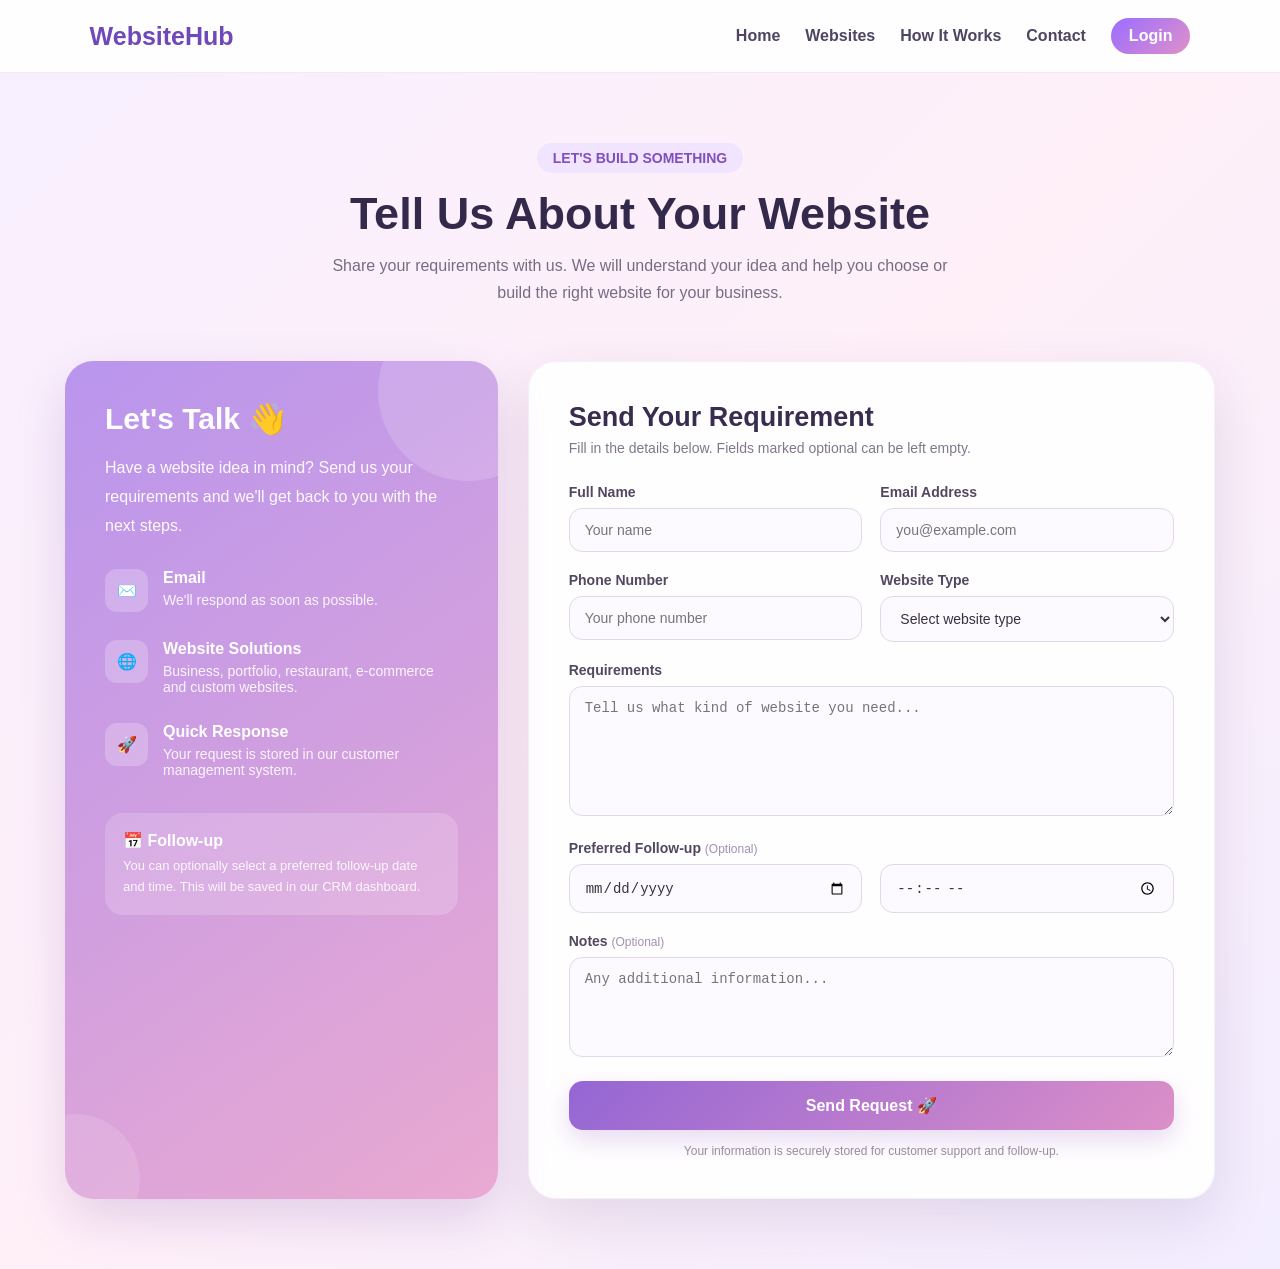
<file: templates/contact.html>
<!DOCTYPE html>
<html lang="en">

<head>

    <meta charset="UTF-8">

    <meta
        name="viewport"
        content="width=device-width, initial-scale=1.0"
    >

    <title>
        Contact | WebsiteHub
    </title>

    <style>

        * {
            box-sizing: border-box;
            margin: 0;
            padding: 0;
        }

        body {
            font-family:
                Arial,
                Helvetica,
                sans-serif;

            background:
                linear-gradient(
                    135deg,
                    #f7efff,
                    #fff0f8,
                    #f2edff
                );

            color: #29233d;
            min-height: 100vh;
        }

        /* ================= NAVBAR ================= */

        .navbar {
            width: 100%;
            padding: 18px 7%;
            display: flex;
            justify-content: space-between;
            align-items: center;

            background:
                rgba(255, 255, 255, 0.92);

            backdrop-filter: blur(15px);

            border-bottom:
                1px solid rgba(130, 90, 170, 0.12);

            position: sticky;
            top: 0;
            z-index: 100;
        }

        .logo {
            font-size: 25px;
            font-weight: 800;
            color: #7048b8;
            text-decoration: none;
        }

        .nav-links {
            display: flex;
            align-items: center;
            gap: 25px;
        }

        .nav-links a {
            text-decoration: none;
            color: #4e4561;
            font-weight: 600;
            transition: 0.3s;
        }

        .nav-links a:hover {
            color: #a05dcc;
        }

        .nav-login {
            padding: 9px 18px;
            border-radius: 25px;

            color: white !important;

            background:
                linear-gradient(
                    135deg,
                    #9b6cff,
                    #df91ca
                );
        }

        /* ================= HERO ================= */

        .page-header {
            text-align: center;
            padding: 70px 20px 35px;
        }

        .page-header span {
            display: inline-block;
            padding: 7px 16px;
            border-radius: 30px;

            background: #f1e4ff;
            color: #8150bc;

            font-size: 14px;
            font-weight: bold;

            margin-bottom: 15px;
        }

        .page-header h1 {
            font-size: 45px;
            color: #33294b;
            margin-bottom: 12px;
        }

        .page-header p {
            max-width: 650px;
            margin: auto;
            color: #766d83;
            line-height: 1.7;
        }

        /* ================= CONTACT AREA ================= */

        .contact-wrapper {
            width: 90%;
            max-width: 1150px;
            margin: 20px auto 70px;

            display: grid;
            grid-template-columns:
                0.85fr 1.35fr;

            gap: 30px;
        }

        /* ================= LEFT PANEL ================= */

        .contact-info {
            padding: 40px;
            border-radius: 28px;

            background:
                linear-gradient(
                    145deg,
                    #b995ed,
                    #e9a9d1
                );

            color: white;

            box-shadow:
                0 20px 50px
                rgba(124, 74, 170, 0.20);

            position: relative;
            overflow: hidden;
        }

        .contact-info::before {
            content: "";
            width: 180px;
            height: 180px;

            border-radius: 50%;

            position: absolute;
            right: -60px;
            top: -60px;

            background:
                rgba(255,255,255,0.16);
        }

        .contact-info::after {
            content: "";
            width: 130px;
            height: 130px;

            border-radius: 50%;

            position: absolute;
            left: -55px;
            bottom: -45px;

            background:
                rgba(255,255,255,0.13);
        }

        .contact-info h2 {
            font-size: 30px;
            margin-bottom: 18px;
            position: relative;
            z-index: 2;
        }

        .contact-info > p {
            line-height: 1.8;
            opacity: 0.95;
            position: relative;
            z-index: 2;
        }

        .info-item {
            display: flex;
            gap: 15px;
            margin-top: 28px;

            position: relative;
            z-index: 2;
        }

        .info-icon {
            width: 43px;
            height: 43px;

            border-radius: 12px;

            display: flex;
            justify-content: center;
            align-items: center;

            background:
                rgba(255,255,255,0.22);

            flex-shrink: 0;
        }

        .info-item h4 {
            margin-bottom: 5px;
        }

        .info-item p {
            font-size: 14px;
            opacity: 0.9;
        }

        .followup-box {
            margin-top: 35px;
            padding: 18px;

            border-radius: 18px;

            background:
                rgba(255,255,255,0.17);

            position: relative;
            z-index: 2;
        }

        .followup-box strong {
            display: block;
            margin-bottom: 6px;
        }

        .followup-box p {
            font-size: 13px;
            line-height: 1.6;
            opacity: 0.9;
        }

        /* ================= FORM ================= */

        .contact-form {
            padding: 40px;

            background:
                rgba(255,255,255,0.92);

            border-radius: 28px;

            box-shadow:
                0 20px 55px
                rgba(70, 45, 100, 0.12);

            border:
                1px solid
                rgba(160, 110, 200, 0.10);
        }

        .contact-form h2 {
            font-size: 27px;
            color: #382d4e;
            margin-bottom: 7px;
        }

        .form-description {
            color: #81778c;
            font-size: 14px;
            margin-bottom: 28px;
        }

        .form-row {
            display: grid;
            grid-template-columns: 1fr 1fr;
            gap: 18px;
        }

        .form-group {
            margin-bottom: 20px;
        }

        .form-group label {
            display: block;
            margin-bottom: 8px;

            color: #514760;
            font-weight: 700;
            font-size: 14px;
        }

        .form-group input,
        .form-group select,
        .form-group textarea {
            width: 100%;

            border: 1px solid #e1d8e9;

            background: #fcfaff;

            border-radius: 13px;

            padding: 13px 15px;

            outline: none;

            font-size: 14px;

            color: #393142;

            transition: 0.3s;
        }

        .form-group input:focus,
        .form-group select:focus,
        .form-group textarea:focus {
            border-color: #a978d3;

            box-shadow:
                0 0 0 4px
                rgba(169,120,211,0.10);
        }

        .form-group textarea {
            min-height: 130px;
            resize: vertical;
        }

        .optional {
            color: #a38fae;
            font-size: 12px;
            font-weight: normal;
        }

        .submit-btn {
            width: 100%;

            border: none;

            padding: 15px;

            border-radius: 14px;

            background:
                linear-gradient(
                    135deg,
                    #9466d4,
                    #dc8fc8
                );

            color: white;

            font-size: 16px;

            font-weight: 800;

            cursor: pointer;

            transition: 0.3s;

            box-shadow:
                0 10px 25px
                rgba(146, 91, 190, 0.22);
        }

        .submit-btn:hover {
            transform: translateY(-2px);

            box-shadow:
                0 14px 30px
                rgba(146, 91, 190, 0.28);
        }

        .privacy-note {
            text-align: center;
            margin-top: 14px;

            color: #968ca0;

            font-size: 12px;
        }

        /* ================= RESPONSIVE ================= */

        @media (max-width: 850px) {

            .contact-wrapper {
                grid-template-columns: 1fr;
            }

            .nav-links {
                gap: 12px;
            }

        }

        @media (max-width: 600px) {

            .navbar {
                padding: 15px 5%;
            }

            .logo {
                font-size: 21px;
            }

            .nav-links a:not(.nav-login) {
                display: none;
            }

            .page-header {
                padding-top: 45px;
            }

            .page-header h1 {
                font-size: 34px;
            }

            .contact-info,
            .contact-form {
                padding: 25px;
            }

            .form-row {
                grid-template-columns: 1fr;
                gap: 0;
            }

        }

    </style>

</head>


<body>


<!-- ================= NAVBAR ================= -->

<nav class="navbar">

    <a
        href="/"
        class="logo"
    >
        WebsiteHub
    </a>

    <div class="nav-links">

        <a href="/">
            Home
        </a>

        <a href="/websites">
            Websites
        </a>

        <a href="/#how-it-works">
            How It Works
        </a>

        <a href="/contact">
            Contact
        </a>

        <a
            href="/login"
            class="nav-login"
        >
            Login
        </a>

    </div>

</nav>


<!-- ================= HEADER ================= -->

<section class="page-header">

    <span>
        LET'S BUILD SOMETHING
    </span>

    <h1>
        Tell Us About Your Website
    </h1>

    <p>
        Share your requirements with us.
        We will understand your idea and
        help you choose or build the right
        website for your business.
    </p>

</section>


<!-- ================= CONTACT ================= -->

<section class="contact-wrapper">


    <!-- LEFT -->

    <div class="contact-info">

        <h2>
            Let's Talk 👋
        </h2>

        <p>
            Have a website idea in mind?
            Send us your requirements and
            we'll get back to you with the
            next steps.
        </p>


        <div class="info-item">

            <div class="info-icon">
                ✉️
            </div>

            <div>

                <h4>
                    Email
                </h4>

                <p>
                    We'll respond as soon as possible.
                </p>

            </div>

        </div>


        <div class="info-item">

            <div class="info-icon">
                🌐
            </div>

            <div>

                <h4>
                    Website Solutions
                </h4>

                <p>
                    Business, portfolio,
                    restaurant, e-commerce
                    and custom websites.
                </p>

            </div>

        </div>


        <div class="info-item">

            <div class="info-icon">
                🚀
            </div>

            <div>

                <h4>
                    Quick Response
                </h4>

                <p>
                    Your request is stored in
                    our customer management system.
                </p>

            </div>

        </div>


        <div class="followup-box">

            <strong>
                📅 Follow-up
            </strong>

            <p>
                You can optionally select a
                preferred follow-up date and
                time. This will be saved in
                our CRM dashboard.
            </p>

        </div>

    </div>


    <!-- RIGHT FORM -->

    <div class="contact-form">

        <h2>
            Send Your Requirement
        </h2>

        <p class="form-description">
            Fill in the details below.
            Fields marked optional can be
            left empty.
        </p>


        <form
            action="/contact"
            method="POST"
        >


            <div class="form-row">


                <div class="form-group">

                    <label for="name">
                        Full Name
                    </label>

                    <input
                        type="text"
                        id="name"
                        name="name"
                        placeholder="Your name"
                        required
                    >

                </div>


                <div class="form-group">

                    <label for="email">
                        Email Address
                    </label>

                    <input
                        type="email"
                        id="email"
                        name="email"
                        placeholder="you@example.com"
                        required
                    >

                </div>


            </div>


            <div class="form-row">


                <div class="form-group">

                    <label for="phone">
                        Phone Number
                    </label>

                    <input
                        type="tel"
                        id="phone"
                        name="phone"
                        placeholder="Your phone number"
                        required
                    >

                </div>


                <div class="form-group">

                    <label for="website_type">
                        Website Type
                    </label>

                    <select
                        id="website_type"
                        name="website_type"
                        required
                    >

                        <option value="">
                            Select website type
                        </option>

                        <option value="Business Website">
                            Business Website
                        </option>

                        <option value="Portfolio Website">
                            Portfolio Website
                        </option>

                        <option value="Restaurant Website">
                            Restaurant Website
                        </option>

                        <option value="E-Commerce Website">
                            E-Commerce Website
                        </option>

                        <option value="Custom Website">
                            Custom Website
                        </option>

                    </select>

                </div>


            </div>


            <div class="form-group">

                <label for="message">
                    Requirements
                </label>

                <textarea
                    id="message"
                    name="message"
                    placeholder="Tell us what kind of website you need..."
                    required
                ></textarea>

            </div>


            <!-- FOLLOW UP -->

            <div class="form-group">

                <label>
                    Preferred Follow-up
                    <span class="optional">
                        (Optional)
                    </span>
                </label>

                <div class="form-row">

                    <input
                        type="date"
                        name="follow_up_date"
                    >

                    <input
                        type="time"
                        name="follow_up_time"
                    >

                </div>

            </div>


            <!-- NOTES -->

            <div class="form-group">

                <label for="notes">

                    Notes

                    <span class="optional">
                        (Optional)
                    </span>

                </label>

                <textarea
                    id="notes"
                    name="notes"
                    placeholder="Any additional information..."
                    style="min-height:100px;"
                ></textarea>

            </div>


            <button
                type="submit"
                class="submit-btn"
            >
                Send Request 🚀
            </button>


            <p class="privacy-note">
                Your information is securely
                stored for customer support
                and follow-up.
            </p>


        </form>

    </div>

</section>


</body>

</html>
</file>
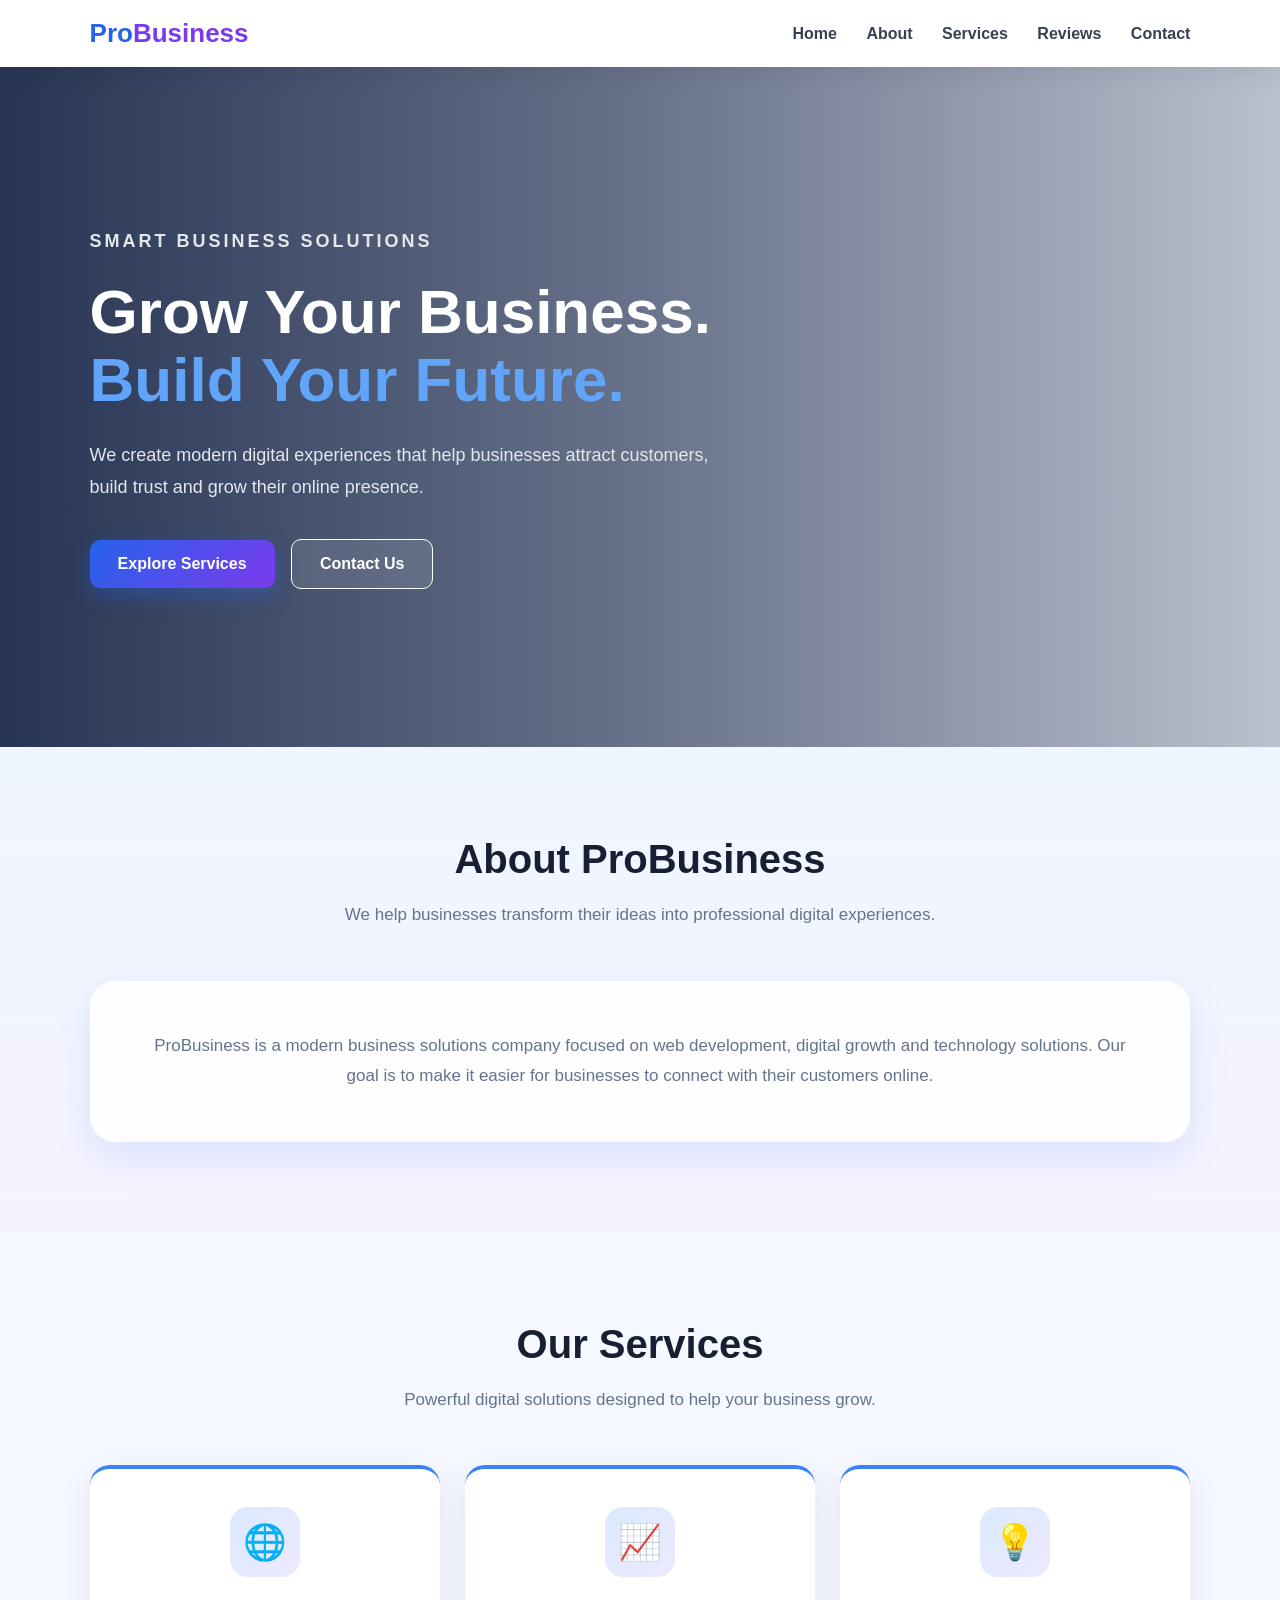
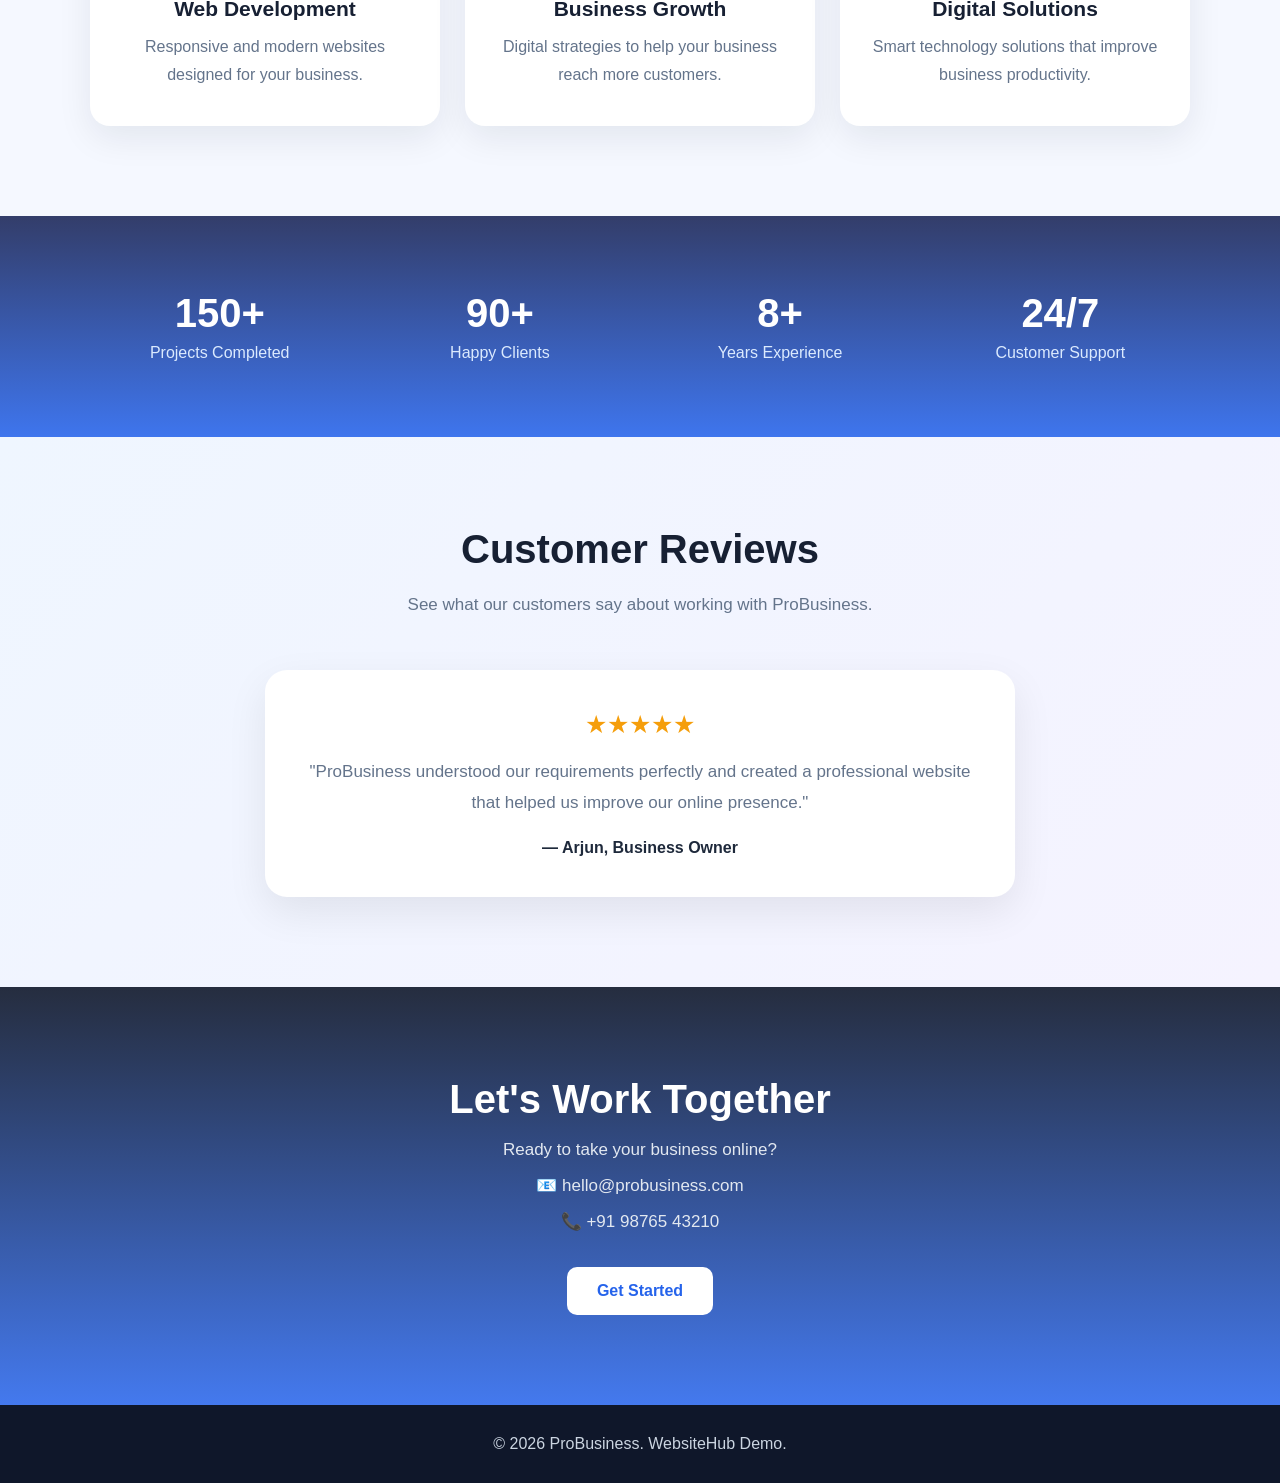
<file: templates/demos/business.html>
<!DOCTYPE html>
<html lang="en">

<head>

    <meta charset="UTF-8">

    <meta name="viewport"
          content="width=device-width, initial-scale=1.0">

    <title>ProBusiness | Business Website Demo</title>

    <style>

        * {
            margin: 0;
            padding: 0;
            box-sizing: border-box;
        }

        html {
            scroll-behavior: smooth;
        }

        body {
            font-family: Arial, sans-serif;
            color: #172033;
            background: #f5f8ff;
        }

        /* ================= NAVBAR ================= */

        nav {
            position: sticky;
            top: 0;
            z-index: 1000;

            display: flex;
            justify-content: space-between;
            align-items: center;

            padding: 18px 7%;

            background: rgba(255,255,255,0.96);

            box-shadow:
                0 5px 25px rgba(0,0,0,0.08);
        }

        .logo {
            font-size: 26px;
            font-weight: bold;
            color: #2563eb;
        }

        .logo span {
            color: #7c3aed;
        }

        nav a {
            text-decoration: none;
            color: #374151;

            margin-left: 25px;

            font-weight: 600;

            transition: 0.3s;
        }

        nav a:hover {
            color: #2563eb;
        }

        /* ================= HERO ================= */

        .hero {

            min-height: 680px;

            display: flex;
            align-items: center;

            padding: 90px 7%;

            position: relative;

            background-image:

                linear-gradient(
                    90deg,
                    rgba(10,25,60,0.88),
                    rgba(10,25,60,0.60),
                    rgba(10,25,60,0.25)
                ),

                url("https://images.unsplash.com/photo-1497366811353-6870744d04b2?auto=format&fit=crop&w=1800&q=85");

            background-size: cover;

            background-position: center;
        }

        .hero-content {

            max-width: 720px;

            color: white;

            position: relative;

            z-index: 2;
        }

        .small-text {

            color: #93c5fd;

            font-weight: bold;

            letter-spacing: 3px;

            margin-bottom: 20px;
        }

        .hero h1 {

            font-size: 62px;

            line-height: 1.1;

            margin-bottom: 25px;
        }

        .hero h1 span {
            color: #60a5fa;
        }

        .hero p {

            max-width: 620px;

            font-size: 18px;

            line-height: 1.8;

            color: #e5e7eb;
        }

        /* ================= BUTTONS ================= */

        .hero-buttons {
            margin-top: 35px;
        }

        .btn {

            display: inline-block;

            padding: 15px 28px;

            margin-right: 12px;

            border-radius: 10px;

            text-decoration: none;

            font-weight: bold;

            transition: 0.3s;
        }

        .primary {

            background:
                linear-gradient(
                    135deg,
                    #2563eb,
                    #7c3aed
                );

            color: white;

            box-shadow:
                0 8px 20px rgba(37,99,235,0.35);
        }

        .primary:hover {
            transform: translateY(-3px);
        }

        .secondary {

            border: 1px solid white;

            color: white;

            background: rgba(255,255,255,0.10);
        }

        .secondary:hover {

            background: white;

            color: #2563eb;
        }

        /* ================= SECTION ================= */

        .section {

            padding: 90px 7%;

            text-align: center;
        }

        .section h2 {

            font-size: 40px;

            margin-bottom: 18px;
        }

        .section-intro {

            max-width: 700px;

            margin: 0 auto 50px;

            color: #64748b;

            line-height: 1.8;

            font-size: 17px;
        }

        /* ================= ABOUT ================= */

        .about-section {

            background-image:

                linear-gradient(
                    rgba(239,246,255,0.94),
                    rgba(245,243,255,0.94)
                ),

                url("https://images.unsplash.com/photo-1556761175-b413da4baf72?auto=format&fit=crop&w=1800&q=85");

            background-size: cover;

            background-position: center;
        }

        .about-box {

            max-width: 1100px;

            margin: auto;

            padding: 50px;

            border-radius: 25px;

            background: rgba(255,255,255,0.94);

            box-shadow:
                0 15px 40px rgba(37,99,235,0.12);
        }

        .about-box p {

            color: #64748b;

            line-height: 1.8;

            font-size: 17px;
        }

        /* ================= SERVICES ================= */

        .services {

            display: grid;

            grid-template-columns:
                repeat(3, 1fr);

            gap: 25px;

            max-width: 1100px;

            margin: auto;
        }

        .service-card {

            padding: 38px 28px;

            background: white;

            border-radius: 20px;

            box-shadow:
                0 12px 35px rgba(15,23,42,0.08);

            transition: 0.3s;

            border-top: 4px solid #3b82f6;
        }

        .service-card:hover {

            transform: translateY(-10px);

            box-shadow:
                0 20px 40px rgba(37,99,235,0.15);
        }

        .service-icon {

            width: 70px;

            height: 70px;

            display: flex;

            align-items: center;

            justify-content: center;

            margin: auto;

            margin-bottom: 20px;

            border-radius: 18px;

            font-size: 35px;

            background:
                linear-gradient(
                    135deg,
                    #dbeafe,
                    #ede9fe
                );
        }

        .service-card h3 {

            margin-bottom: 12px;

            font-size: 21px;
        }

        .service-card p {

            color: #64748b;

            line-height: 1.7;
        }

        /* ================= STATS ================= */

        .stats {

            display: grid;

            grid-template-columns:
                repeat(4, 1fr);

            gap: 20px;

            padding: 75px 7%;

            color: white;

            text-align: center;

            background-image:

                linear-gradient(
                    rgba(30,41,90,0.90),
                    rgba(37,99,235,0.88)
                ),

                url("https://images.unsplash.com/photo-1497366754035-f200968a6e72?auto=format&fit=crop&w=1800&q=85");

            background-size: cover;

            background-position: center;
        }

        .stat h3 {

            font-size: 40px;

            margin-bottom: 8px;
        }

        .stat p {

            color: #dbeafe;

            font-size: 16px;
        }

        /* ================= REVIEWS ================= */

        .review-section {

            background:

                linear-gradient(
                    135deg,
                    #eff6ff,
                    #f5f3ff
                );
        }

        .testimonial {

            max-width: 750px;

            margin: auto;

            padding: 40px;

            background: white;

            border-radius: 22px;

            box-shadow:
                0 15px 40px rgba(0,0,0,0.08);
        }

        .stars {

            color: #f59e0b;

            font-size: 25px;

            margin-bottom: 18px;
        }

        .testimonial p {

            color: #64748b;

            line-height: 1.8;

            font-size: 17px;
        }

        .customer {

            margin-top: 20px;

            font-weight: bold;

            color: #1e293b;
        }

        /* ================= CONTACT ================= */

        .contact {

            color: white;

            background-image:

                linear-gradient(
                    rgba(15,23,42,0.90),
                    rgba(37,99,235,0.85)
                ),

                url("https://images.unsplash.com/photo-1497366811360-2e5e1b3c5a0a?auto=format&fit=crop&w=1800&q=85");

            background-size: cover;

            background-position: center;
        }

        .contact-box {

            max-width: 700px;

            margin: auto;
        }

        .contact-box p {

            margin: 15px 0;

            color: #e2e8f0;

            font-size: 17px;
        }

        .contact-button {

            display: inline-block;

            margin-top: 20px;

            padding: 15px 30px;

            border-radius: 10px;

            background: white;

            color: #2563eb;

            text-decoration: none;

            font-weight: bold;

            transition: 0.3s;
        }

        .contact-button:hover {

            transform: translateY(-3px);

            background: #dbeafe;
        }

        /* ================= FOOTER ================= */

        footer {

            padding: 30px;

            text-align: center;

            background: #0f172a;

            color: #cbd5e1;
        }

        /* ================= MOBILE ================= */

        @media (max-width: 850px) {

            nav {

                flex-direction: column;

                gap: 15px;
            }

            nav a {

                margin: 0 7px;
            }

            .hero h1 {

                font-size: 45px;
            }

            .services {

                grid-template-columns: 1fr;
            }

            .stats {

                grid-template-columns:
                    repeat(2, 1fr);
            }
        }

        @media (max-width: 500px) {

            .hero {

                padding: 70px 6%;
            }

            .hero h1 {

                font-size: 38px;
            }

            .stats {

                grid-template-columns: 1fr;
            }

            .btn {

                margin-bottom: 12px;
            }
        }

    </style>

</head>


<body>


<!-- ================= NAVIGATION ================= -->

<nav>

    <div class="logo">
        Pro<span>Business</span>
    </div>

    <div>

        <a href="#home">Home</a>

        <a href="#about">About</a>

        <a href="#services">Services</a>

        <a href="#reviews">Reviews</a>

        <a href="#contact">Contact</a>

    </div>

</nav>


<!-- ================= HERO ================= -->

<section class="hero" id="home">

    <div class="hero-content">

        <p class="small-text">
            SMART BUSINESS SOLUTIONS
        </p>

        <h1>
            Grow Your Business.
            <span>Build Your Future.</span>
        </h1>

        <p>
            We create modern digital experiences that help
            businesses attract customers, build trust and
            grow their online presence.
        </p>

        <div class="hero-buttons">

            <a href="#services"
               class="btn primary">

                Explore Services

            </a>

            <a href="#contact"
               class="btn secondary">

                Contact Us

            </a>

        </div>

    </div>

</section>


<!-- ================= ABOUT ================= -->

<section class="section about-section"
         id="about">

    <h2>
        About ProBusiness
    </h2>

    <p class="section-intro">

        We help businesses transform their ideas into
        professional digital experiences.

    </p>

    <div class="about-box">

        <p>

            ProBusiness is a modern business solutions
            company focused on web development, digital
            growth and technology solutions.

            Our goal is to make it easier for businesses
            to connect with their customers online.

        </p>

    </div>

</section>


<!-- ================= SERVICES ================= -->

<section class="section"
         id="services">

    <h2>
        Our Services
    </h2>

    <p class="section-intro">

        Powerful digital solutions designed to help
        your business grow.

    </p>


    <div class="services">


        <div class="service-card">

            <div class="service-icon">
                🌐
            </div>

            <h3>
                Web Development
            </h3>

            <p>

                Responsive and modern websites
                designed for your business.

            </p>

        </div>


        <div class="service-card">

            <div class="service-icon">
                📈
            </div>

            <h3>
                Business Growth
            </h3>

            <p>

                Digital strategies to help your
                business reach more customers.

            </p>

        </div>


        <div class="service-card">

            <div class="service-icon">
                💡
            </div>

            <h3>
                Digital Solutions
            </h3>

            <p>

                Smart technology solutions that
                improve business productivity.

            </p>

        </div>


    </div>

</section>


<!-- ================= STATS ================= -->

<section class="stats">

    <div class="stat">

        <h3>
            150+
        </h3>

        <p>
            Projects Completed
        </p>

    </div>


    <div class="stat">

        <h3>
            90+
        </h3>

        <p>
            Happy Clients
        </p>

    </div>


    <div class="stat">

        <h3>
            8+
        </h3>

        <p>
            Years Experience
        </p>

    </div>


    <div class="stat">

        <h3>
            24/7
        </h3>

        <p>
            Customer Support
        </p>

    </div>

</section>


<!-- ================= REVIEWS ================= -->

<section class="section review-section"
         id="reviews">

    <h2>
        Customer Reviews
    </h2>

    <p class="section-intro">

        See what our customers say about
        working with ProBusiness.

    </p>


    <div class="testimonial">

        <div class="stars">
            ★★★★★
        </div>

        <p>

            "ProBusiness understood our requirements
            perfectly and created a professional
            website that helped us improve our
            online presence."

        </p>

        <div class="customer">

            — Arjun, Business Owner

        </div>

    </div>

</section>


<!-- ================= CONTACT ================= -->

<section class="section contact"
         id="contact">

    <div class="contact-box">

        <h2>
            Let's Work Together
        </h2>

        <p>
            Ready to take your business online?
        </p>

        <p>
            📧 hello@probusiness.com
        </p>

        <p>
            📞 +91 98765 43210
        </p>

        <a href="#"
           class="contact-button">

            Get Started

        </a>

    </div>

</section>


<!-- ================= FOOTER ================= -->

<footer>

    <p>
        © 2026 ProBusiness.
        WebsiteHub Demo.
    </p>

</footer>


</body>

</html>
</file>
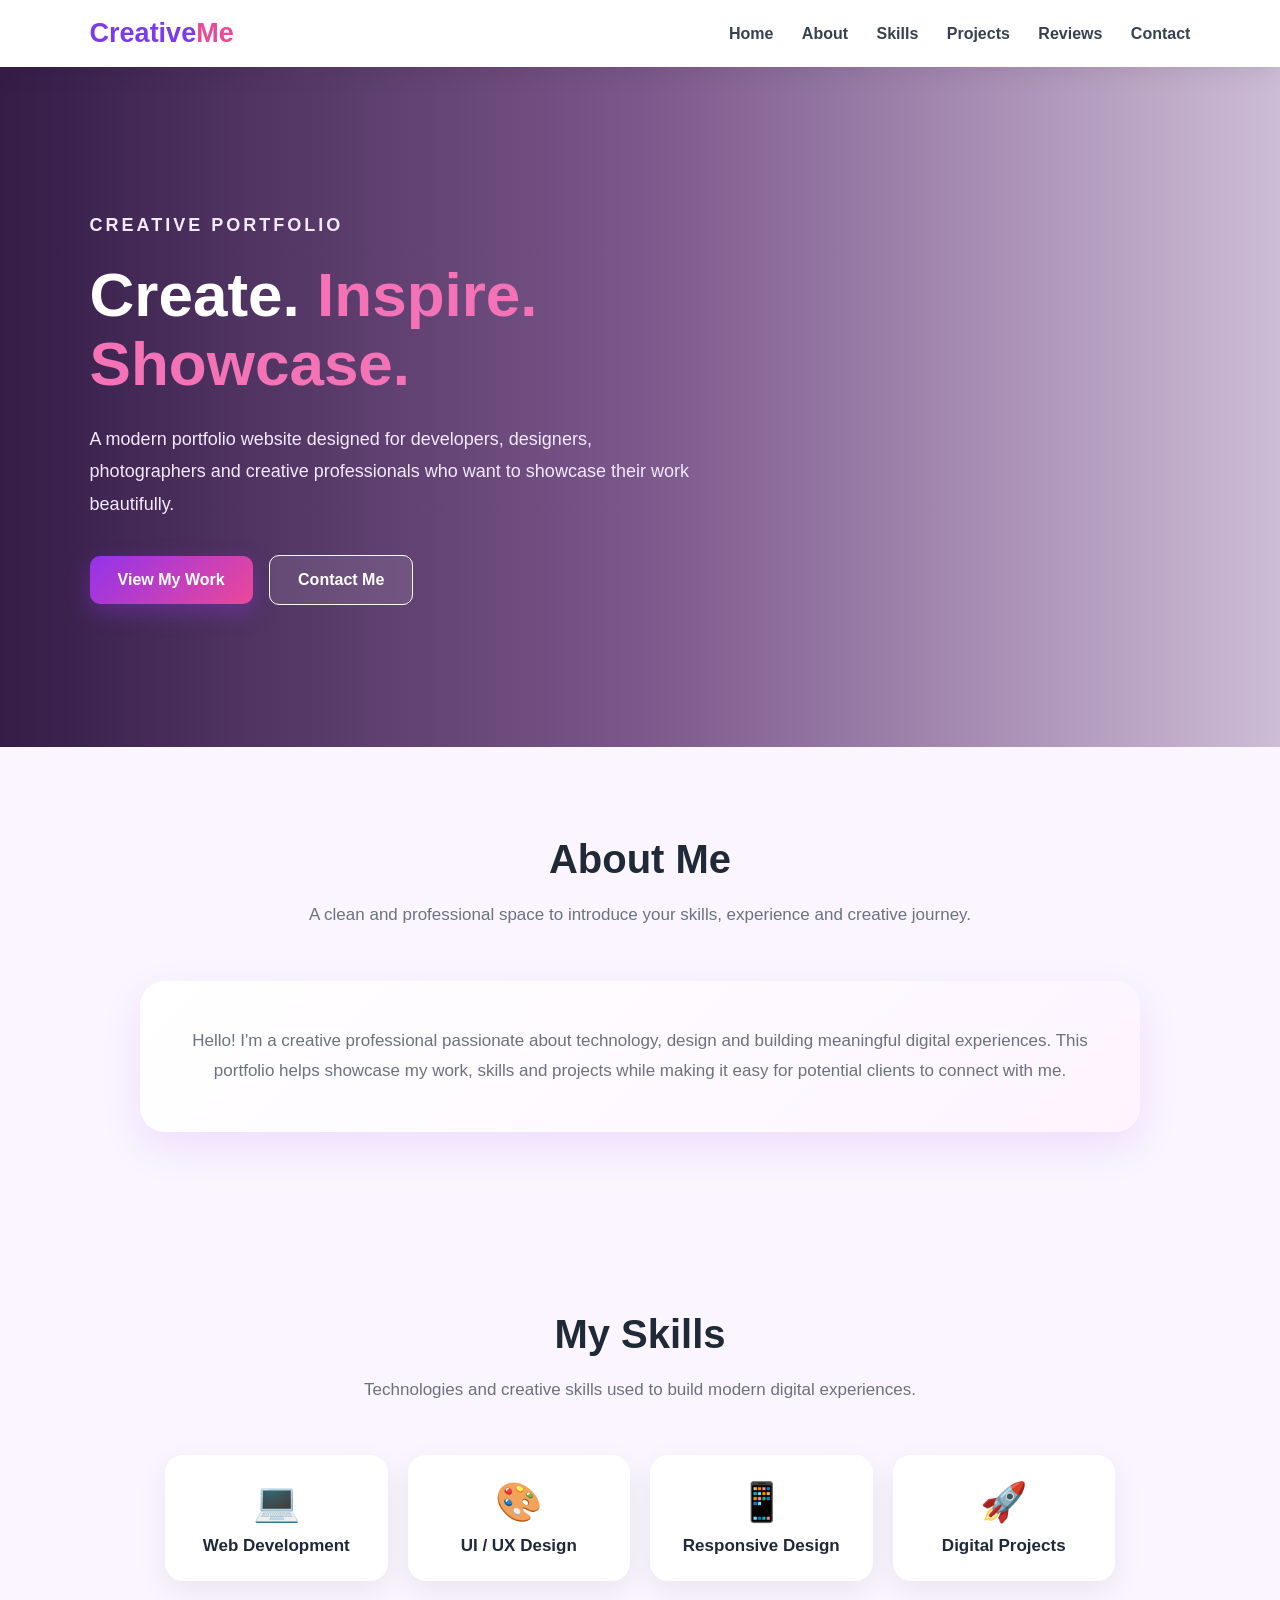
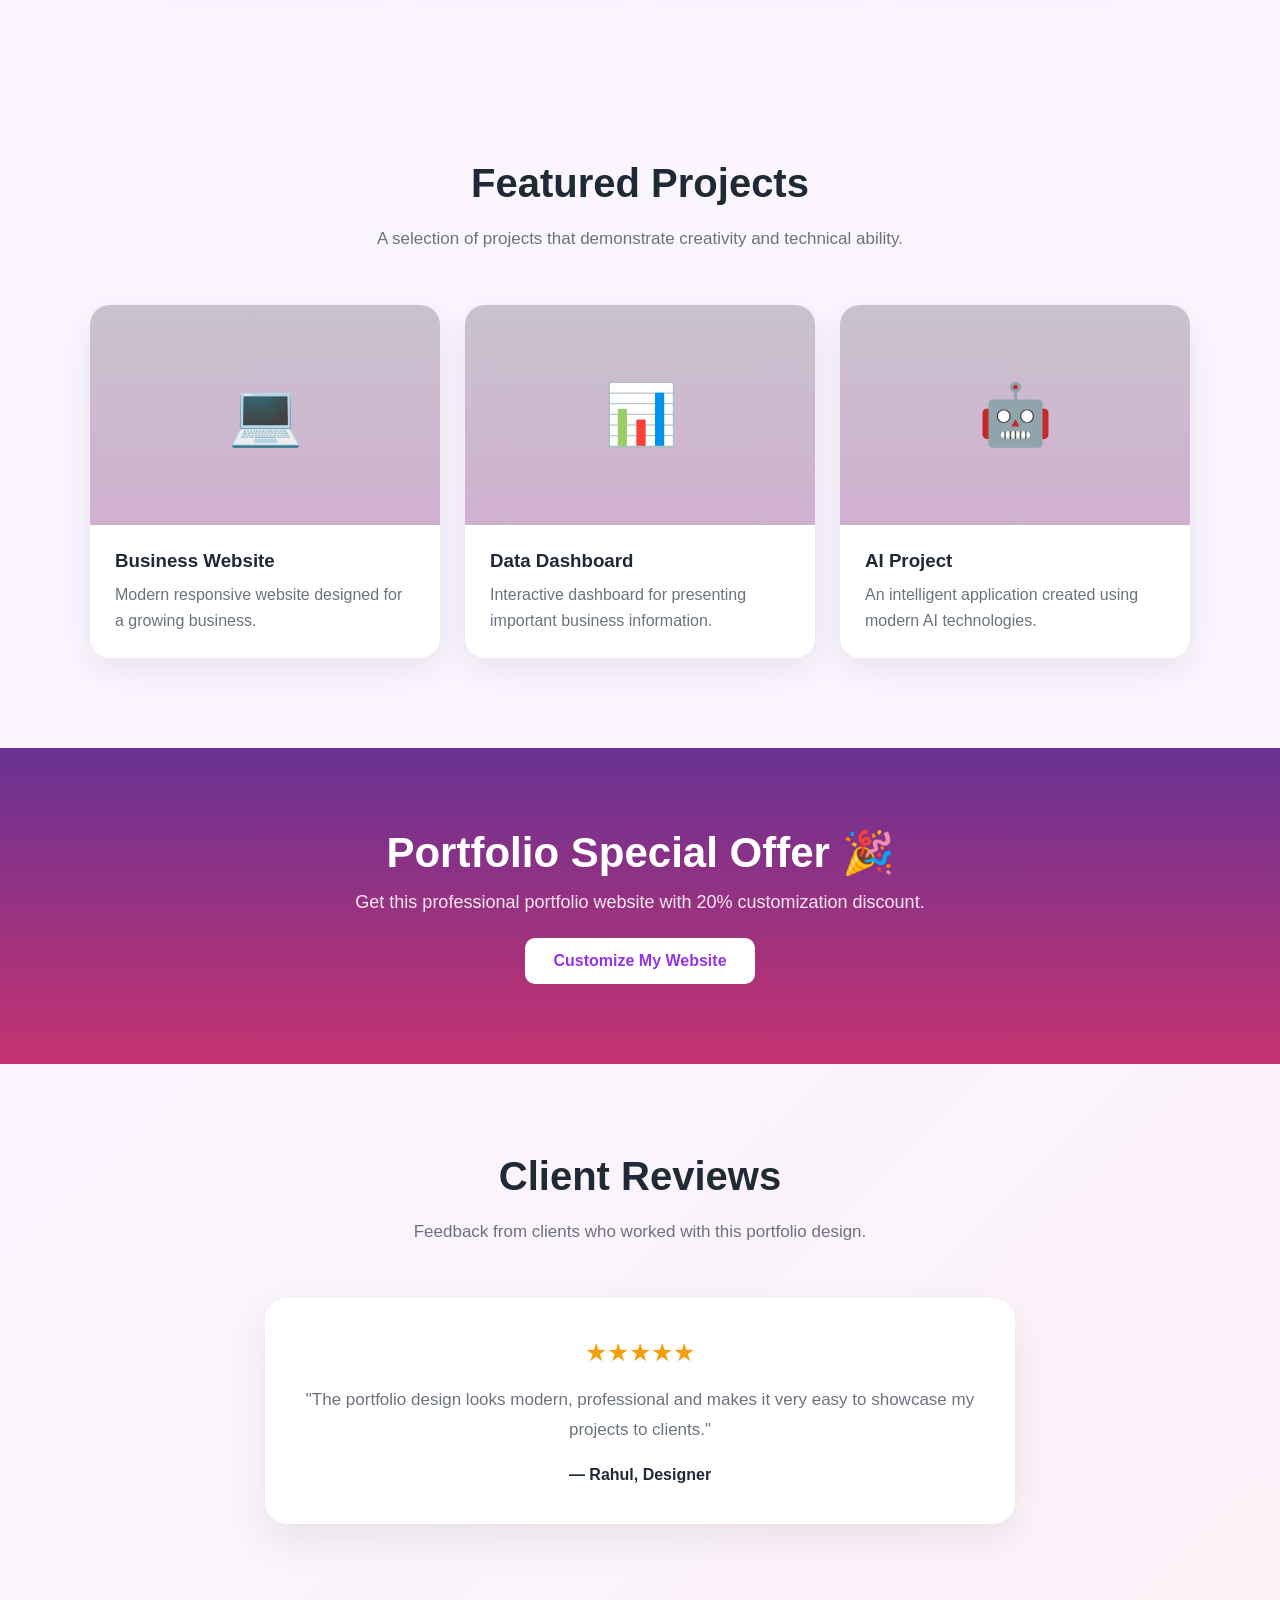
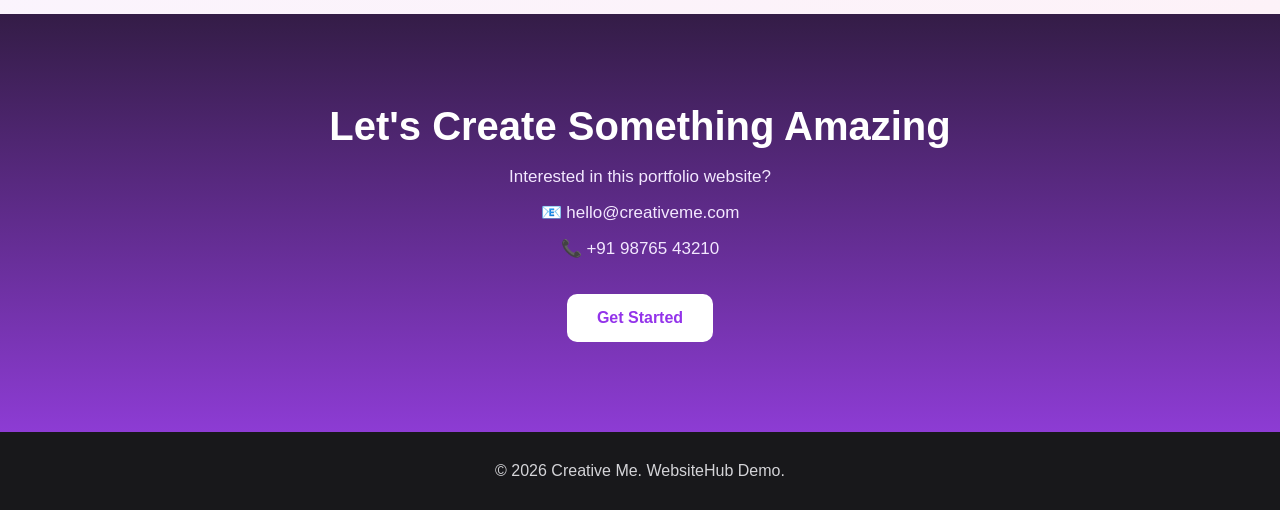
<file: templates/demos/portfolio.html>
<!DOCTYPE html>
<html lang="en">

<head>

    <meta charset="UTF-8">

    <meta name="viewport"
          content="width=device-width, initial-scale=1.0">

    <title>Creative Me | Portfolio Website Demo</title>

    <style>

        * {
            margin: 0;
            padding: 0;
            box-sizing: border-box;
        }

        html {
            scroll-behavior: smooth;
        }

        body {
            font-family: Arial, sans-serif;
            color: #1f2937;
            background: #faf5ff;
        }


        /* ================= NAVBAR ================= */

        nav {
            position: sticky;
            top: 0;
            z-index: 1000;

            display: flex;
            justify-content: space-between;
            align-items: center;

            padding: 18px 7%;

            background: rgba(255, 255, 255, 0.96);

            box-shadow:
                0 5px 25px rgba(0, 0, 0, 0.08);
        }

        .logo {
            font-size: 27px;
            font-weight: bold;
            color: #7c3aed;
        }

        .logo span {
            color: #ec4899;
        }

        nav a {
            text-decoration: none;
            color: #374151;

            margin-left: 24px;

            font-weight: 600;

            transition: 0.3s;
        }

        nav a:hover {
            color: #9333ea;
        }


        /* ================= HERO ================= */

        .hero {

            min-height: 680px;

            display: flex;
            align-items: center;

            padding: 90px 7%;

            position: relative;

            background-image:

                linear-gradient(
                    90deg,
                    rgba(35, 10, 55, 0.92),
                    rgba(70, 20, 90, 0.70),
                    rgba(70, 20, 90, 0.25)
                ),

                url("https://images.unsplash.com/photo-1499750310107-5fef28a66643?auto=format&fit=crop&w=1600&q=80");

            background-size: cover;

            background-position: center;
        }

        .hero-content {

            max-width: 720px;

            color: white;

            position: relative;

            z-index: 2;
        }

        .small-text {

            color: #f0abfc;

            font-weight: bold;

            letter-spacing: 3px;

            margin-bottom: 20px;
        }

        .hero h1 {

            font-size: 62px;

            line-height: 1.1;

            margin-bottom: 25px;
        }

        .hero h1 span {

            color: #f472b6;
        }

        .hero p {

            max-width: 620px;

            font-size: 18px;

            line-height: 1.8;

            color: #f3e8ff;
        }


        /* ================= BUTTONS ================= */

        .hero-buttons {

            margin-top: 35px;
        }

        .btn {

            display: inline-block;

            padding: 15px 28px;

            margin-right: 12px;

            border-radius: 10px;

            text-decoration: none;

            font-weight: bold;

            transition: 0.3s;
        }

        .primary {

            color: white;

            background:

                linear-gradient(
                    135deg,
                    #9333ea,
                    #ec4899
                );

            box-shadow:

                0 8px 22px rgba(147, 51, 234, 0.35);
        }

        .primary:hover {

            transform: translateY(-3px);
        }

        .secondary {

            color: white;

            border: 1px solid white;

            background: rgba(255, 255, 255, 0.10);
        }

        .secondary:hover {

            background: white;

            color: #9333ea;
        }


        /* ================= SECTION ================= */

        .section {

            padding: 90px 7%;

            text-align: center;
        }

        .section h2 {

            font-size: 40px;

            margin-bottom: 18px;
        }

        .section-intro {

            max-width: 700px;

            margin: 0 auto 50px;

            color: #6b7280;

            line-height: 1.8;

            font-size: 17px;
        }


        /* ================= ABOUT ================= */

        .about-box {

            max-width: 1000px;

            margin: auto;

            padding: 45px;

            border-radius: 25px;

            background:

                linear-gradient(
                    135deg,
                    #ffffff,
                    #fdf4ff
                );

            box-shadow:

                0 15px 40px rgba(126, 34, 206, 0.10);
        }

        .about-box p {

            color: #6b7280;

            line-height: 1.8;

            font-size: 17px;
        }


        /* ================= SKILLS ================= */

        .skills {

            max-width: 950px;

            margin: auto;

            display: grid;

            grid-template-columns:
                repeat(4, 1fr);

            gap: 20px;
        }

        .skill {

            padding: 25px 15px;

            background: white;

            border-radius: 18px;

            box-shadow:

                0 10px 30px rgba(0, 0, 0, 0.07);

            transition: 0.3s;
        }

        .skill:hover {

            transform: translateY(-7px);
        }

        .skill-icon {

            font-size: 38px;

            margin-bottom: 12px;
        }

        .skill h3 {

            font-size: 17px;
        }


        /* ================= PROJECTS ================= */

        .projects {

            max-width: 1100px;

            margin: auto;

            display: grid;

            grid-template-columns:
                repeat(3, 1fr);

            gap: 25px;
        }

        .project {

            background: white;

            border-radius: 20px;

            overflow: hidden;

            text-align: left;

            box-shadow:

                0 12px 35px rgba(0, 0, 0, 0.08);

            transition: 0.3s;
        }

        .project:hover {

            transform: translateY(-8px);

            box-shadow:

                0 20px 40px rgba(126, 34, 206, 0.15);
        }

        .project-image {

            height: 220px;

            display: flex;

            align-items: center;

            justify-content: center;

            background-size: cover;

            background-position: center;

            position: relative;
        }

        .project-image::after {

            content: "";

            position: absolute;

            inset: 0;

            background: linear-gradient(
                rgba(40, 10, 60, 0.25),
                rgba(120, 30, 120, 0.35)
            );
        }

        .project-icon {

            position: relative;

            z-index: 2;

            font-size: 60px;
        }


        /* PROJECT IMAGES */

        .project-one {

            background-image:

                url("https://images.unsplash.com/photo-1559028012-481c04fa702d?auto=format&fit=crop&w=900&q=80");
        }

        .project-two {

            background-image:

                url("https://images.unsplash.com/photo-1551288049-bebda4e38f71?auto=format&fit=crop&w=900&q=80");
        }

        .project-three {

            background-image:

                url("https://images.unsplash.com/photo-1485827404703-89b55fcc595e?auto=format&fit=crop&w=900&q=80");
        }

        .project-info {

            padding: 25px;
        }

        .project-info h3 {

            margin-bottom: 10px;
        }

        .project-info p {

            color: #6b7280;

            line-height: 1.6;
        }


        /* ================= OFFER ================= */

        .offer {

            padding: 80px 7%;

            text-align: center;

            color: white;

            background-image:

                linear-gradient(
                    rgba(88, 28, 135, 0.90),
                    rgba(190, 24, 93, 0.88)
                ),

                url("https://images.unsplash.com/photo-1558655146-d09347e92766?auto=format&fit=crop&w=1600&q=80");

            background-size: cover;

            background-position: center;
        }

        .offer h2 {

            font-size: 42px;

            margin-bottom: 15px;
        }

        .offer p {

            color: #fce7f3;

            font-size: 18px;

            margin-bottom: 25px;
        }

        .offer-button {

            display: inline-block;

            padding: 14px 28px;

            background: white;

            color: #9333ea;

            border-radius: 10px;

            text-decoration: none;

            font-weight: bold;

            transition: 0.3s;
        }

        .offer-button:hover {

            transform: translateY(-3px);
        }


        /* ================= REVIEWS ================= */

        .review-section {

            background:

                linear-gradient(
                    135deg,
                    #faf5ff,
                    #fdf2f8
                );
        }

        .testimonial {

            max-width: 750px;

            margin: auto;

            padding: 40px;

            background: white;

            border-radius: 22px;

            box-shadow:

                0 15px 40px rgba(0, 0, 0, 0.08);
        }

        .stars {

            color: #f59e0b;

            font-size: 25px;

            margin-bottom: 18px;
        }

        .testimonial p {

            color: #6b7280;

            line-height: 1.8;

            font-size: 17px;
        }

        .customer {

            margin-top: 20px;

            font-weight: bold;
        }


        /* ================= CONTACT ================= */

        .contact {

            color: white;

            background-image:

                linear-gradient(
                    rgba(35, 10, 55, 0.92),
                    rgba(126, 34, 206, 0.88)
                ),

                url("https://images.unsplash.com/photo-1559028012-481c04fa702d?auto=format&fit=crop&w=1600&q=80");

            background-size: cover;

            background-position: center;
        }

        .contact-box {

            max-width: 700px;

            margin: auto;
        }

        .contact-box p {

            margin: 15px 0;

            color: #f3e8ff;

            font-size: 17px;
        }

        .contact-button {

            display: inline-block;

            margin-top: 20px;

            padding: 15px 30px;

            border-radius: 10px;

            background: white;

            color: #9333ea;

            text-decoration: none;

            font-weight: bold;

            transition: 0.3s;
        }

        .contact-button:hover {

            transform: translateY(-3px);
        }


        /* ================= FOOTER ================= */

        footer {

            padding: 30px;

            text-align: center;

            background: #18181b;

            color: #d4d4d8;
        }


        /* ================= MOBILE ================= */

        @media (max-width: 850px) {

            nav {

                flex-direction: column;

                gap: 15px;
            }

            nav a {

                margin: 0 7px;
            }

            .hero h1 {

                font-size: 45px;
            }

            .skills {

                grid-template-columns:
                    repeat(2, 1fr);
            }

            .projects {

                grid-template-columns: 1fr;
            }
        }


        @media (max-width: 500px) {

            .hero {

                padding: 70px 6%;
            }

            .hero h1 {

                font-size: 38px;
            }

            .skills {

                grid-template-columns: 1fr;
            }

            .btn {

                margin-bottom: 12px;
            }

            nav a {

                font-size: 14px;
            }
        }

    </style>

</head>


<body>


<!-- ================= NAVIGATION ================= -->

<nav>

    <div class="logo">
        Creative<span>Me</span>
    </div>

    <div>

        <a href="#home">Home</a>

        <a href="#about">About</a>

        <a href="#skills">Skills</a>

        <a href="#projects">Projects</a>

        <a href="#reviews">Reviews</a>

        <a href="#contact">Contact</a>

    </div>

</nav>


<!-- ================= HERO ================= -->

<section class="hero" id="home">

    <div class="hero-content">

        <p class="small-text">
            CREATIVE PORTFOLIO
        </p>

        <h1>
            Create.
            <span>Inspire. Showcase.</span>
        </h1>

        <p>

            A modern portfolio website designed for
            developers, designers, photographers and
            creative professionals who want to showcase
            their work beautifully.

        </p>

        <div class="hero-buttons">

            <a href="#projects"
               class="btn primary">

                View My Work

            </a>

            <a href="#contact"
               class="btn secondary">

                Contact Me

            </a>

        </div>

    </div>

</section>


<!-- ================= ABOUT ================= -->

<section class="section"
         id="about">

    <h2>
        About Me
    </h2>

    <p class="section-intro">

        A clean and professional space to introduce
        your skills, experience and creative journey.

    </p>

    <div class="about-box">

        <p>

            Hello! I'm a creative professional passionate
            about technology, design and building meaningful
            digital experiences.

            This portfolio helps showcase my work,
            skills and projects while making it easy
            for potential clients to connect with me.

        </p>

    </div>

</section>


<!-- ================= SKILLS ================= -->

<section class="section"
         id="skills">

    <h2>
        My Skills
    </h2>

    <p class="section-intro">

        Technologies and creative skills used
        to build modern digital experiences.

    </p>


    <div class="skills">


        <div class="skill">

            <div class="skill-icon">
                💻
            </div>

            <h3>
                Web Development
            </h3>

        </div>


        <div class="skill">

            <div class="skill-icon">
                🎨
            </div>

            <h3>
                UI / UX Design
            </h3>

        </div>


        <div class="skill">

            <div class="skill-icon">
                📱
            </div>

            <h3>
                Responsive Design
            </h3>

        </div>


        <div class="skill">

            <div class="skill-icon">
                🚀
            </div>

            <h3>
                Digital Projects
            </h3>

        </div>


    </div>

</section>


<!-- ================= PROJECTS ================= -->

<section class="section"
         id="projects">

    <h2>
        Featured Projects
    </h2>

    <p class="section-intro">

        A selection of projects that demonstrate
        creativity and technical ability.

    </p>


    <div class="projects">


        <!-- PROJECT 1 -->

        <div class="project">

            <div class="project-image project-one">

                <div class="project-icon">
                    💻
                </div>

            </div>

            <div class="project-info">

                <h3>
                    Business Website
                </h3>

                <p>

                    Modern responsive website designed
                    for a growing business.

                </p>

            </div>

        </div>


        <!-- PROJECT 2 -->

        <div class="project">

            <div class="project-image project-two">

                <div class="project-icon">
                    📊
                </div>

            </div>

            <div class="project-info">

                <h3>
                    Data Dashboard
                </h3>

                <p>

                    Interactive dashboard for presenting
                    important business information.

                </p>

            </div>

        </div>


        <!-- PROJECT 3 -->

        <div class="project">

            <div class="project-image project-three">

                <div class="project-icon">
                    🤖
                </div>

            </div>

            <div class="project-info">

                <h3>
                    AI Project
                </h3>

                <p>

                    An intelligent application created
                    using modern AI technologies.

                </p>

            </div>

        </div>


    </div>

</section>


<!-- ================= OFFER ================= -->

<section class="offer">

    <h2>
        Portfolio Special Offer 🎉
    </h2>

    <p>

        Get this professional portfolio website
        with 20% customization discount.

    </p>

    <a href="#contact"
       class="offer-button">

        Customize My Website

    </a>

</section>


<!-- ================= REVIEWS ================= -->

<section class="section review-section"
         id="reviews">

    <h2>
        Client Reviews
    </h2>

    <p class="section-intro">

        Feedback from clients who worked with
        this portfolio design.

    </p>


    <div class="testimonial">

        <div class="stars">
            ★★★★★
        </div>

        <p>

            "The portfolio design looks modern,
            professional and makes it very easy
            to showcase my projects to clients."

        </p>

        <div class="customer">

            — Rahul, Designer

        </div>

    </div>

</section>


<!-- ================= CONTACT ================= -->

<section class="section contact"
         id="contact">

    <div class="contact-box">

        <h2>
            Let's Create Something Amazing
        </h2>

        <p>
            Interested in this portfolio website?
        </p>

        <p>
            📧 hello@creativeme.com
        </p>

        <p>
            📞 +91 98765 43210
        </p>

        <a href="#home"
           class="contact-button">

            Get Started

        </a>

    </div>

</section>


<!-- ================= FOOTER ================= -->

<footer>

    <p>

        © 2026 Creative Me.
        WebsiteHub Demo.

    </p>

</footer>


</body>

</html>
</file>
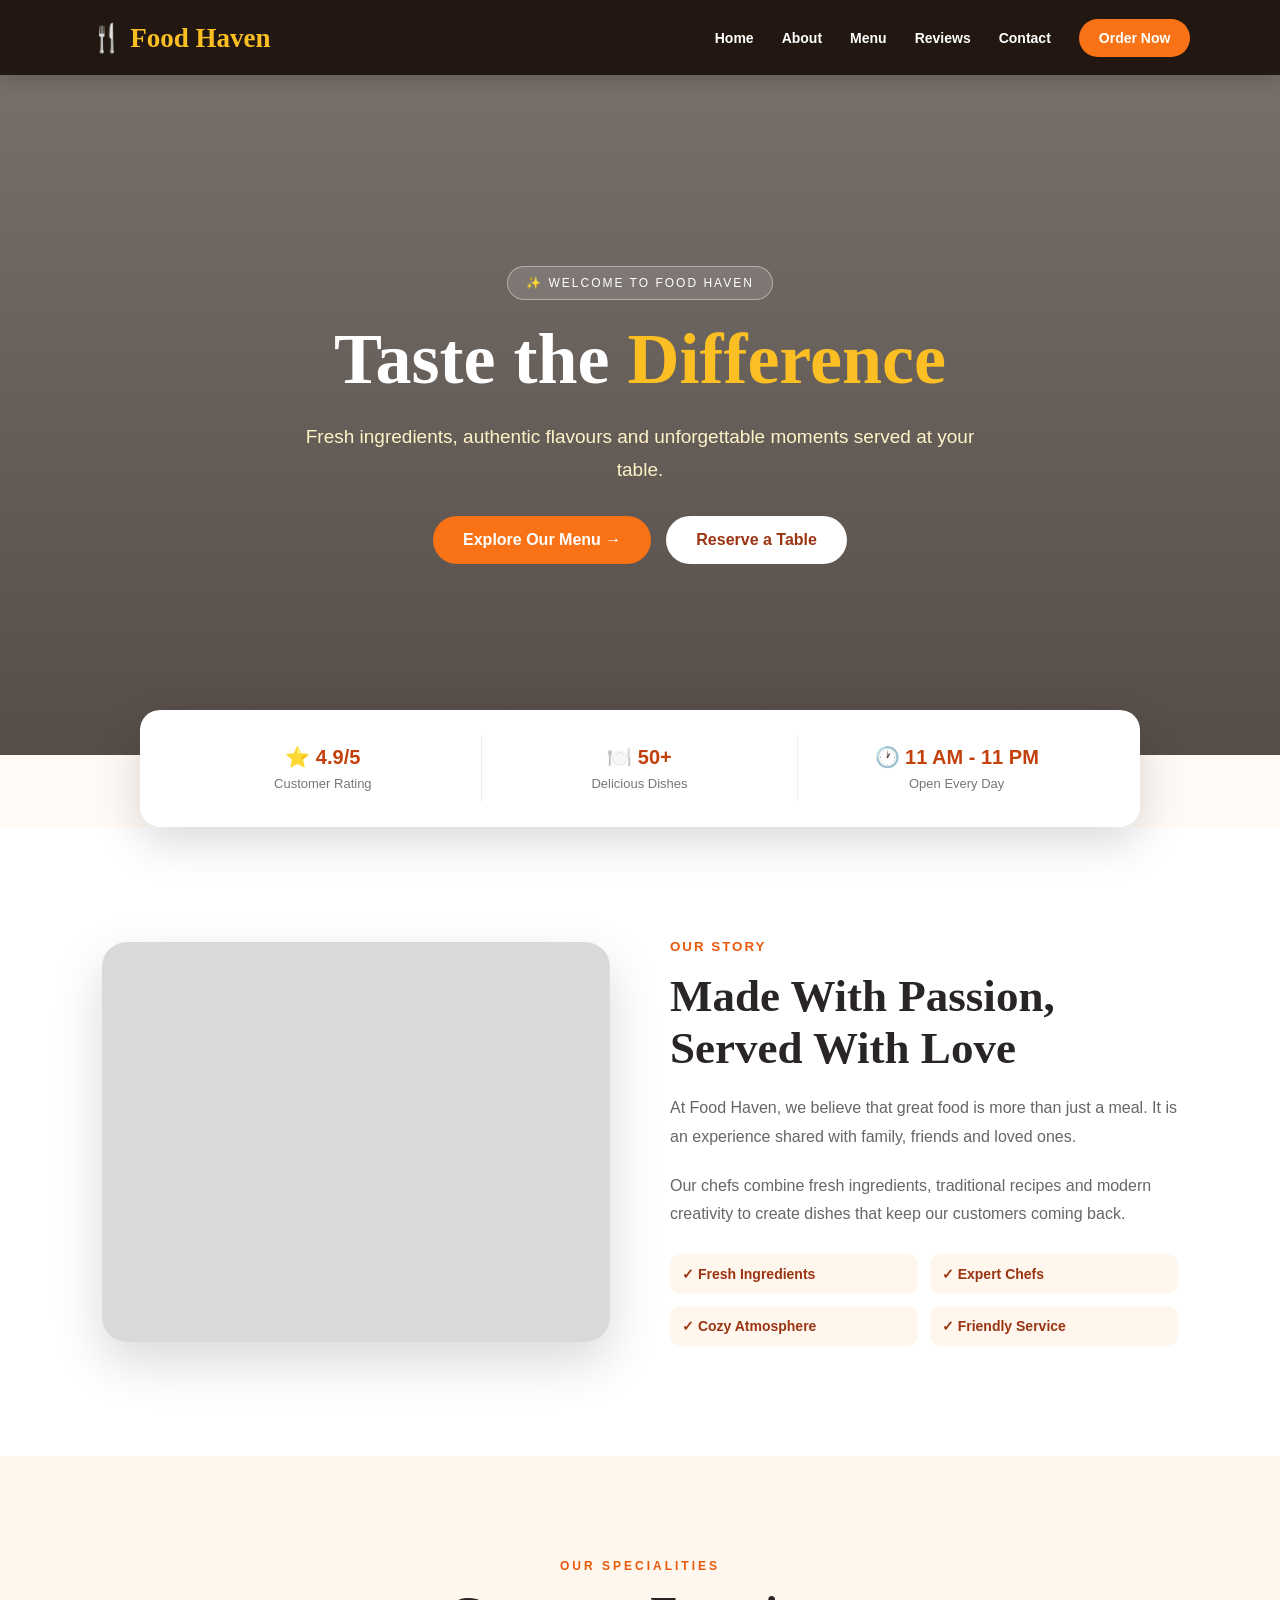
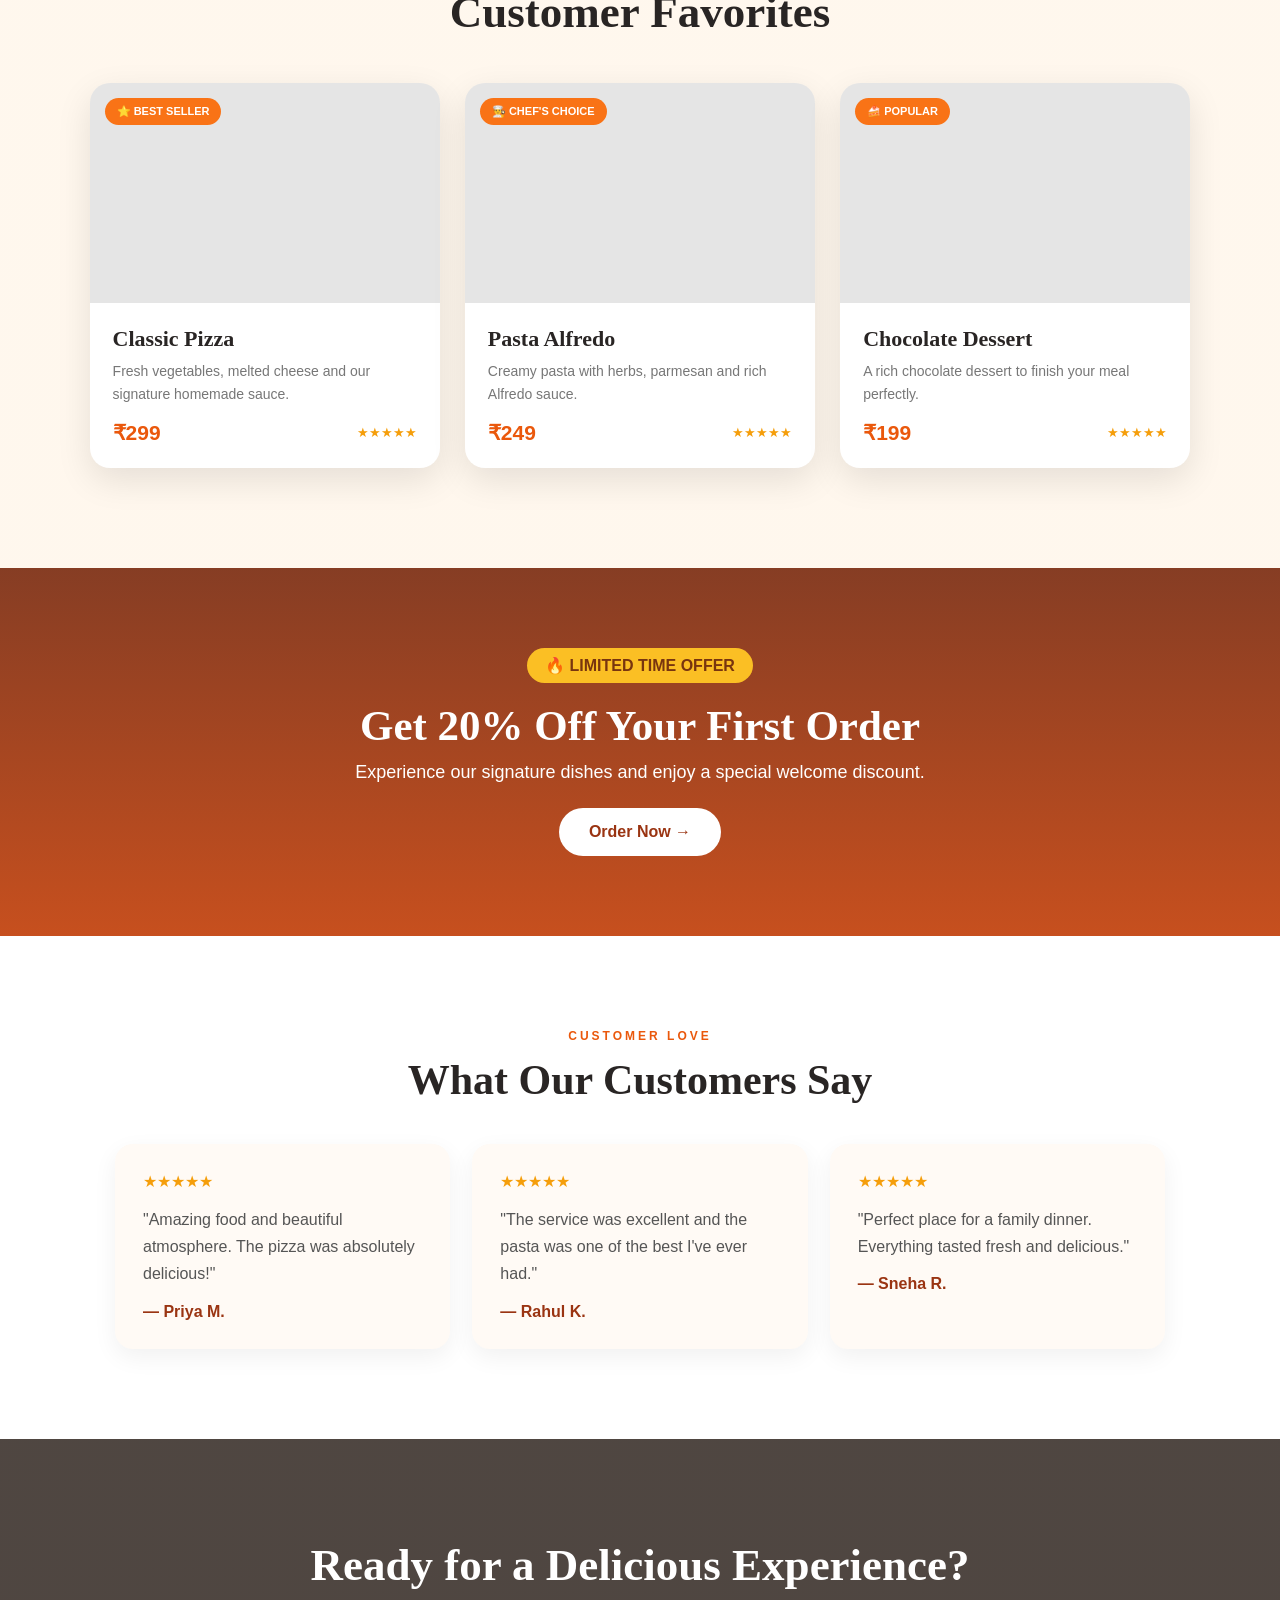
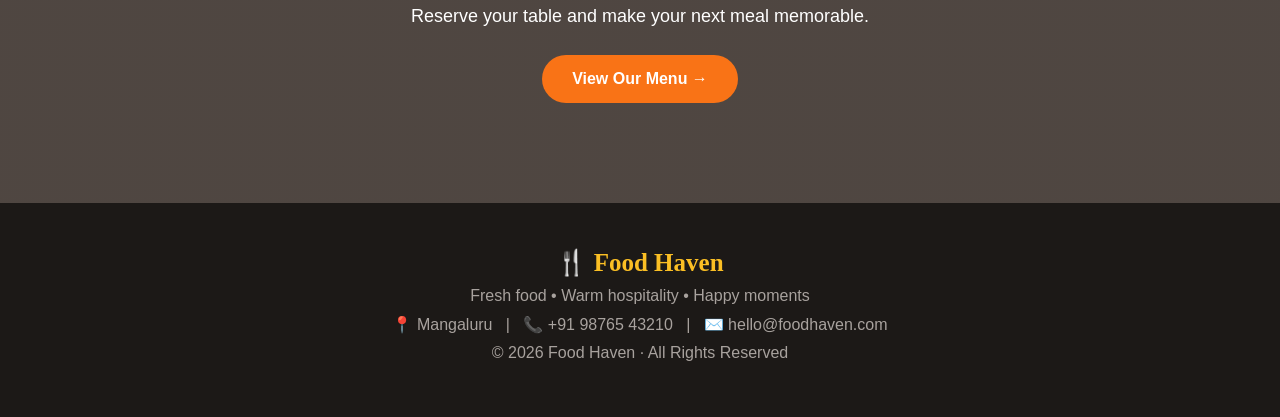
<file: templates/demos/restaurant.html>
<!DOCTYPE html>
<html lang="en">

<head>

    <meta charset="UTF-8">

    <meta name="viewport"
          content="width=device-width, initial-scale=1.0">

    <title>Food Haven | Restaurant</title>

    <style>

        * {
            margin: 0;
            padding: 0;
            box-sizing: border-box;
        }

        html {
            scroll-behavior: smooth;
        }

        body {
            font-family: Arial, Helvetica, sans-serif;
            color: #292524;
            background: #fffaf5;
        }


        /* ================= NAVBAR ================= */

        nav {
            height: 75px;
            padding: 0 7%;

            display: flex;
            align-items: center;
            justify-content: space-between;

            background: rgba(25, 15, 8, 0.96);

            position: sticky;
            top: 0;
            z-index: 1000;

            box-shadow: 0 3px 20px rgba(0,0,0,0.2);
        }

        .logo {
            color: #fbbf24;
            font-size: 27px;
            font-family: Georgia, serif;
            font-weight: bold;
        }

        .nav-links {
            display: flex;
            align-items: center;
            gap: 28px;
        }

        .nav-links a {
            color: white;
            text-decoration: none;
            font-size: 14px;
            font-weight: 600;
            transition: 0.3s;
        }

        .nav-links a:hover {
            color: #fbbf24;
        }

        .nav-button {
            padding: 11px 20px;
            border-radius: 25px;
            background: #f97316;
            color: white !important;
        }


        /* ================= HERO ================= */

        .hero {

            min-height: 680px;

            display: flex;
            align-items: center;
            justify-content: center;

            text-align: center;

            color: white;

            background:
                linear-gradient(
                    rgba(20, 10, 5, 0.58),
                    rgba(20, 10, 5, 0.72)
                ),
                url("https://images.unsplash.com/photo-1517248135467-4c7edcad34c4?auto=format&fit=crop&w=1800&q=85");

            background-size: cover;
            background-position: center;

            position: relative;
        }

        .hero-content {
            max-width: 850px;
            padding: 30px;
        }

        .hero-badge {
            display: inline-block;

            padding: 9px 18px;

            border: 1px solid rgba(255,255,255,0.4);
            border-radius: 30px;

            background: rgba(255,255,255,0.12);

            font-size: 12px;
            letter-spacing: 2px;

            margin-bottom: 20px;
        }

        .hero h1 {
            font-family: Georgia, serif;

            font-size: 72px;
            line-height: 1.1;

            margin-bottom: 22px;
        }

        .hero h1 span {
            color: #fbbf24;
        }

        .hero p {
            max-width: 680px;

            margin: auto auto 30px;

            font-size: 19px;
            line-height: 1.7;

            color: #fef3c7;
        }

        .hero-buttons {
            display: flex;
            justify-content: center;
            gap: 15px;
            flex-wrap: wrap;
        }

        .hero-button {
            display: inline-block;

            padding: 15px 30px;

            border-radius: 30px;

            text-decoration: none;

            font-weight: bold;

            background: #f97316;
            color: white;

            transition: 0.3s;
        }

        .hero-button:hover {
            transform: translateY(-4px);

            box-shadow:
                0 12px 30px rgba(249,115,22,0.4);
        }

        .hero-button.light {
            background: white;
            color: #9a3412;
        }


        /* ================= QUICK INFO ================= */

        .quick-info {

            display: grid;
            grid-template-columns: repeat(3, 1fr);

            max-width: 1000px;

            margin: -45px auto 0;

            position: relative;
            z-index: 5;

            padding: 25px;

            border-radius: 20px;

            background: white;

            box-shadow:
                0 15px 45px rgba(0,0,0,0.15);
        }

        .info-box {
            text-align: center;
            padding: 10px 20px;
            border-right: 1px solid #eee;
        }

        .info-box:last-child {
            border-right: none;
        }

        .info-box strong {
            display: block;

            color: #c2410c;

            font-size: 20px;

            margin-bottom: 5px;
        }

        .info-box span {
            color: #777;
            font-size: 13px;
        }


        /* ================= ABOUT ================= */

        .about {

            padding: 110px 8%;

            display: grid;
            grid-template-columns: 1fr 1fr;

            gap: 60px;

            align-items: center;

            background: white;
        }

        .about-image {

            min-height: 400px;

            border-radius: 25px;

            background:
                linear-gradient(
                    rgba(0,0,0,0.15),
                    rgba(0,0,0,0.15)
                ),
                url("https://images.unsplash.com/photo-1552566626-52f8b828add9?auto=format&fit=crop&w=1000&q=85");

            background-size: cover;
            background-position: center;

            box-shadow:
                0 20px 50px rgba(0,0,0,0.15);
        }

        .about-content small {
            color: #ea580c;

            font-weight: bold;

            letter-spacing: 2px;
        }

        .about-content h2 {

            font-family: Georgia, serif;

            font-size: 45px;

            margin: 15px 0 20px;
        }

        .about-content p {

            color: #666;

            line-height: 1.8;

            margin-bottom: 20px;
        }

        .about-points {

            display: grid;
            grid-template-columns: 1fr 1fr;

            gap: 12px;

            margin-top: 25px;
        }

        .about-points div {

            padding: 12px;

            border-radius: 10px;

            background: #fff7ed;

            color: #9a3412;

            font-weight: 600;

            font-size: 14px;
        }


        /* ================= MENU ================= */

        .menu {

            padding: 100px 7%;

            background:
                linear-gradient(
                    rgba(255,247,237,0.95),
                    rgba(255,247,237,0.95)
                ),
                url("https://images.unsplash.com/photo-1504674900247-0877df9cc836?auto=format&fit=crop&w=1800&q=80");

            background-size: cover;
            background-position: center;

            text-align: center;
        }

        .section-label {

            color: #ea580c;

            font-size: 12px;

            letter-spacing: 3px;

            font-weight: bold;
        }

        .menu h2 {

            font-family: Georgia, serif;

            font-size: 45px;

            margin: 12px 0 45px;
        }

        .menu-grid {

            max-width: 1150px;

            margin: auto;

            display: grid;

            grid-template-columns:
                repeat(3, 1fr);

            gap: 25px;
        }

        .food-card {

            overflow: hidden;

            border-radius: 20px;

            background: white;

            text-align: left;

            box-shadow:
                0 12px 35px rgba(0,0,0,0.10);

            transition: 0.3s;
        }

        .food-card:hover {

            transform: translateY(-10px);

            box-shadow:
                0 20px 45px rgba(0,0,0,0.16);
        }

        .food-image {

            height: 220px;

            background-size: cover;
            background-position: center;

            position: relative;
        }

        .pizza {

            background-image:
                linear-gradient(
                    rgba(0,0,0,0.1),
                    rgba(0,0,0,0.1)
                ),
                url("https://images.unsplash.com/photo-1574071318508-1cdbab80d002?auto=format&fit=crop&w=900&q=85");
        }

        .pasta {

            background-image:
                linear-gradient(
                    rgba(0,0,0,0.1),
                    rgba(0,0,0,0.1)
                ),
                url("https://images.unsplash.com/photo-1473093295043-cdd812d0e601?auto=format&fit=crop&w=900&q=85");
        }

        .dessert {

            background-image:
                linear-gradient(
                    rgba(0,0,0,0.1),
                    rgba(0,0,0,0.1)
                ),
                url("https://images.unsplash.com/photo-1578985545062-69928b1d9587?auto=format&fit=crop&w=900&q=85");
        }

        .food-tag {

            position: absolute;

            top: 15px;
            left: 15px;

            padding: 7px 12px;

            border-radius: 20px;

            background: #f97316;

            color: white;

            font-size: 11px;

            font-weight: bold;
        }

        .food-info {

            padding: 23px;
        }

        .food-info h3 {

            font-family: Georgia, serif;

            font-size: 22px;

            margin-bottom: 8px;
        }

        .food-info p {

            color: #777;

            line-height: 1.6;

            font-size: 14px;

            margin-bottom: 16px;
        }

        .food-bottom {

            display: flex;

            justify-content: space-between;

            align-items: center;
        }

        .price {

            color: #ea580c;

            font-size: 21px;

            font-weight: bold;
        }

        .rating {

            color: #f59e0b;

            font-size: 13px;
        }


        /* ================= OFFER ================= */

        .offer {

            padding: 80px 7%;

            background:
                linear-gradient(
                    rgba(124,45,18,0.92),
                    rgba(194,65,12,0.92)
                ),
                url("https://images.unsplash.com/photo-1547592180-85f173990554?auto=format&fit=crop&w=1800&q=80");

            background-size: cover;
            background-position: center;

            color: white;

            text-align: center;
        }

        .offer h2 {

            font-family: Georgia, serif;

            font-size: 43px;

            margin-bottom: 12px;
        }

        .offer p {

            font-size: 18px;

            margin-bottom: 25px;
        }

        .offer-badge {

            display: inline-block;

            padding: 8px 18px;

            border-radius: 30px;

            background: #fbbf24;

            color: #78350f;

            font-weight: bold;

            margin-bottom: 18px;
        }


        /* ================= REVIEWS ================= */

        .reviews {

            padding: 90px 7%;

            background: white;

            text-align: center;
        }

        .reviews h2 {

            font-family: Georgia, serif;

            font-size: 42px;

            margin: 12px 0 40px;
        }

        .review-grid {

            max-width: 1050px;

            margin: auto;

            display: grid;

            grid-template-columns:
                repeat(3, 1fr);

            gap: 22px;
        }

        .review-card {

            padding: 28px;

            border-radius: 18px;

            background: #fffaf5;

            box-shadow:
                0 8px 25px rgba(0,0,0,0.06);

            text-align: left;
        }

        .review-card .stars {

            color: #f59e0b;

            margin-bottom: 15px;
        }

        .review-card p {

            color: #555;

            line-height: 1.7;

            margin-bottom: 15px;
        }

        .review-card strong {

            color: #9a3412;
        }


        /* ================= CTA ================= */

        .cta {

            padding: 100px 20px;

            text-align: center;

            color: white;

            background:
                linear-gradient(
                    rgba(20,10,5,0.75),
                    rgba(20,10,5,0.75)
                ),
                url("https://images.unsplash.com/photo-1414235077428-338989a2e8c0?auto=format&fit=crop&w=1800&q=85");

            background-size: cover;
            background-position: center;
        }

        .cta h2 {

            font-family: Georgia, serif;

            font-size: 45px;

            margin-bottom: 15px;
        }

        .cta p {

            margin-bottom: 28px;

            font-size: 18px;
        }


        /* ================= FOOTER ================= */

        footer {

            padding: 45px 7%;

            text-align: center;

            background: #1c1917;

            color: #d6d3d1;
        }

        footer .footer-logo {

            color: #fbbf24;

            font-family: Georgia, serif;

            font-size: 25px;

            font-weight: bold;

            margin-bottom: 10px;
        }

        footer p {

            color: #a8a29e;

            margin-bottom: 10px;
        }


        /* ================= MOBILE ================= */

        @media (max-width: 850px) {

            .nav-links {
                display: none;
            }

            .hero h1 {
                font-size: 50px;
            }

            .quick-info {
                width: 90%;
                grid-template-columns: 1fr;
            }

            .info-box {
                border-right: none;
                border-bottom: 1px solid #eee;
                padding: 15px;
            }

            .info-box:last-child {
                border-bottom: none;
            }

            .about {
                grid-template-columns: 1fr;
            }

            .menu-grid,
            .review-grid {
                grid-template-columns: 1fr;
            }

        }

        @media (max-width: 500px) {

            .hero {
                min-height: 600px;
            }

            .hero h1 {
                font-size: 40px;
            }

            .hero p {
                font-size: 16px;
            }

            .about,
            .menu,
            .reviews {
                padding: 70px 5%;
            }

            .about-content h2,
            .menu h2,
            .reviews h2,
            .cta h2,
            .offer h2 {
                font-size: 34px;
            }

            .about-points {
                grid-template-columns: 1fr;
            }

        }

    </style>

</head>


<body>


    <!-- NAVIGATION -->

    <nav>

        <div class="logo">
            🍴 Food Haven
        </div>

        <div class="nav-links">

            <a href="#home">Home</a>

            <a href="#about">About</a>

            <a href="#menu">Menu</a>

            <a href="#reviews">Reviews</a>

            <a href="#contact">Contact</a>

            <a href="#menu" class="nav-button">
                Order Now
            </a>

        </div>

    </nav>


    <!-- HERO -->

    <section class="hero" id="home">

        <div class="hero-content">

            <div class="hero-badge">
                ✨ WELCOME TO FOOD HAVEN
            </div>

            <h1>
                Taste the
                <span>Difference</span>
            </h1>

            <p>
                Fresh ingredients, authentic flavours and
                unforgettable moments served at your table.
            </p>

            <div class="hero-buttons">

                <a href="#menu" class="hero-button">
                    Explore Our Menu →
                </a>

                <a href="#contact"
                   class="hero-button light">
                    Reserve a Table
                </a>

            </div>

        </div>

    </section>


    <!-- QUICK INFORMATION -->

    <div class="quick-info">

        <div class="info-box">

            <strong>⭐ 4.9/5</strong>

            <span>
                Customer Rating
            </span>

        </div>

        <div class="info-box">

            <strong>🍽️ 50+</strong>

            <span>
                Delicious Dishes
            </span>

        </div>

        <div class="info-box">

            <strong>🕐 11 AM - 11 PM</strong>

            <span>
                Open Every Day
            </span>

        </div>

    </div>


    <!-- ABOUT -->

    <section class="about" id="about">

        <div class="about-image"></div>

        <div class="about-content">

            <small>
                OUR STORY
            </small>

            <h2>
                Made With Passion,
                Served With Love
            </h2>

            <p>
                At Food Haven, we believe that great food is
                more than just a meal. It is an experience
                shared with family, friends and loved ones.
            </p>

            <p>
                Our chefs combine fresh ingredients,
                traditional recipes and modern creativity
                to create dishes that keep our customers
                coming back.
            </p>

            <div class="about-points">

                <div>✓ Fresh Ingredients</div>

                <div>✓ Expert Chefs</div>

                <div>✓ Cozy Atmosphere</div>

                <div>✓ Friendly Service</div>

            </div>

        </div>

    </section>


    <!-- MENU -->

    <section class="menu" id="menu">

        <span class="section-label">
            OUR SPECIALITIES
        </span>

        <h2>
            Customer Favorites
        </h2>

        <div class="menu-grid">


            <!-- PIZZA -->

            <div class="food-card">

                <div class="food-image pizza">

                    <span class="food-tag">
                        ⭐ BEST SELLER
                    </span>

                </div>

                <div class="food-info">

                    <h3>
                        Classic Pizza
                    </h3>

                    <p>
                        Fresh vegetables, melted cheese
                        and our signature homemade sauce.
                    </p>

                    <div class="food-bottom">

                        <span class="price">
                            ₹299
                        </span>

                        <span class="rating">
                            ★★★★★
                        </span>

                    </div>

                </div>

            </div>


            <!-- PASTA -->

            <div class="food-card">

                <div class="food-image pasta">

                    <span class="food-tag">
                        👨‍🍳 CHEF'S CHOICE
                    </span>

                </div>

                <div class="food-info">

                    <h3>
                        Pasta Alfredo
                    </h3>

                    <p>
                        Creamy pasta with herbs,
                        parmesan and rich Alfredo sauce.
                    </p>

                    <div class="food-bottom">

                        <span class="price">
                            ₹249
                        </span>

                        <span class="rating">
                            ★★★★★
                        </span>

                    </div>

                </div>

            </div>


            <!-- DESSERT -->

            <div class="food-card">

                <div class="food-image dessert">

                    <span class="food-tag">
                        🍰 POPULAR
                    </span>

                </div>

                <div class="food-info">

                    <h3>
                        Chocolate Dessert
                    </h3>

                    <p>
                        A rich chocolate dessert
                        to finish your meal perfectly.
                    </p>

                    <div class="food-bottom">

                        <span class="price">
                            ₹199
                        </span>

                        <span class="rating">
                            ★★★★★
                        </span>

                    </div>

                </div>

            </div>


        </div>

    </section>


    <!-- SPECIAL OFFER -->

    <section class="offer">

        <div class="offer-badge">
            🔥 LIMITED TIME OFFER
        </div>

        <h2>
            Get 20% Off Your First Order
        </h2>

        <p>
            Experience our signature dishes and
            enjoy a special welcome discount.
        </p>

        <a href="#contact" class="hero-button light">
            Order Now →
        </a>

    </section>


    <!-- REVIEWS -->

    <section class="reviews" id="reviews">

        <span class="section-label">
            CUSTOMER LOVE
        </span>

        <h2>
            What Our Customers Say
        </h2>

        <div class="review-grid">

            <div class="review-card">

                <div class="stars">
                    ★★★★★
                </div>

                <p>
                    "Amazing food and beautiful atmosphere.
                    The pizza was absolutely delicious!"
                </p>

                <strong>
                    — Priya M.
                </strong>

            </div>


            <div class="review-card">

                <div class="stars">
                    ★★★★★
                </div>

                <p>
                    "The service was excellent and the pasta
                    was one of the best I've ever had."
                </p>

                <strong>
                    — Rahul K.
                </strong>

            </div>


            <div class="review-card">

                <div class="stars">
                    ★★★★★
                </div>

                <p>
                    "Perfect place for a family dinner.
                    Everything tasted fresh and delicious."
                </p>

                <strong>
                    — Sneha R.
                </strong>

            </div>

        </div>

    </section>


    <!-- CTA -->

    <section class="cta" id="contact">

        <h2>
            Ready for a Delicious Experience?
        </h2>

        <p>
            Reserve your table and make your next meal memorable.
        </p>

        <a href="#menu" class="hero-button">
            View Our Menu →
        </a>

    </section>


    <!-- FOOTER -->

    <footer>

        <div class="footer-logo">
            🍴 Food Haven
        </div>

        <p>
            Fresh food • Warm hospitality • Happy moments
        </p>

        <p>
            📍 Mangaluru &nbsp; | &nbsp;
            📞 +91 98765 43210 &nbsp; | &nbsp;
            ✉️ hello@foodhaven.com
        </p>

        <p>
            © 2026 Food Haven · All Rights Reserved
        </p>

    </footer>


</body>

</html>
</file>
